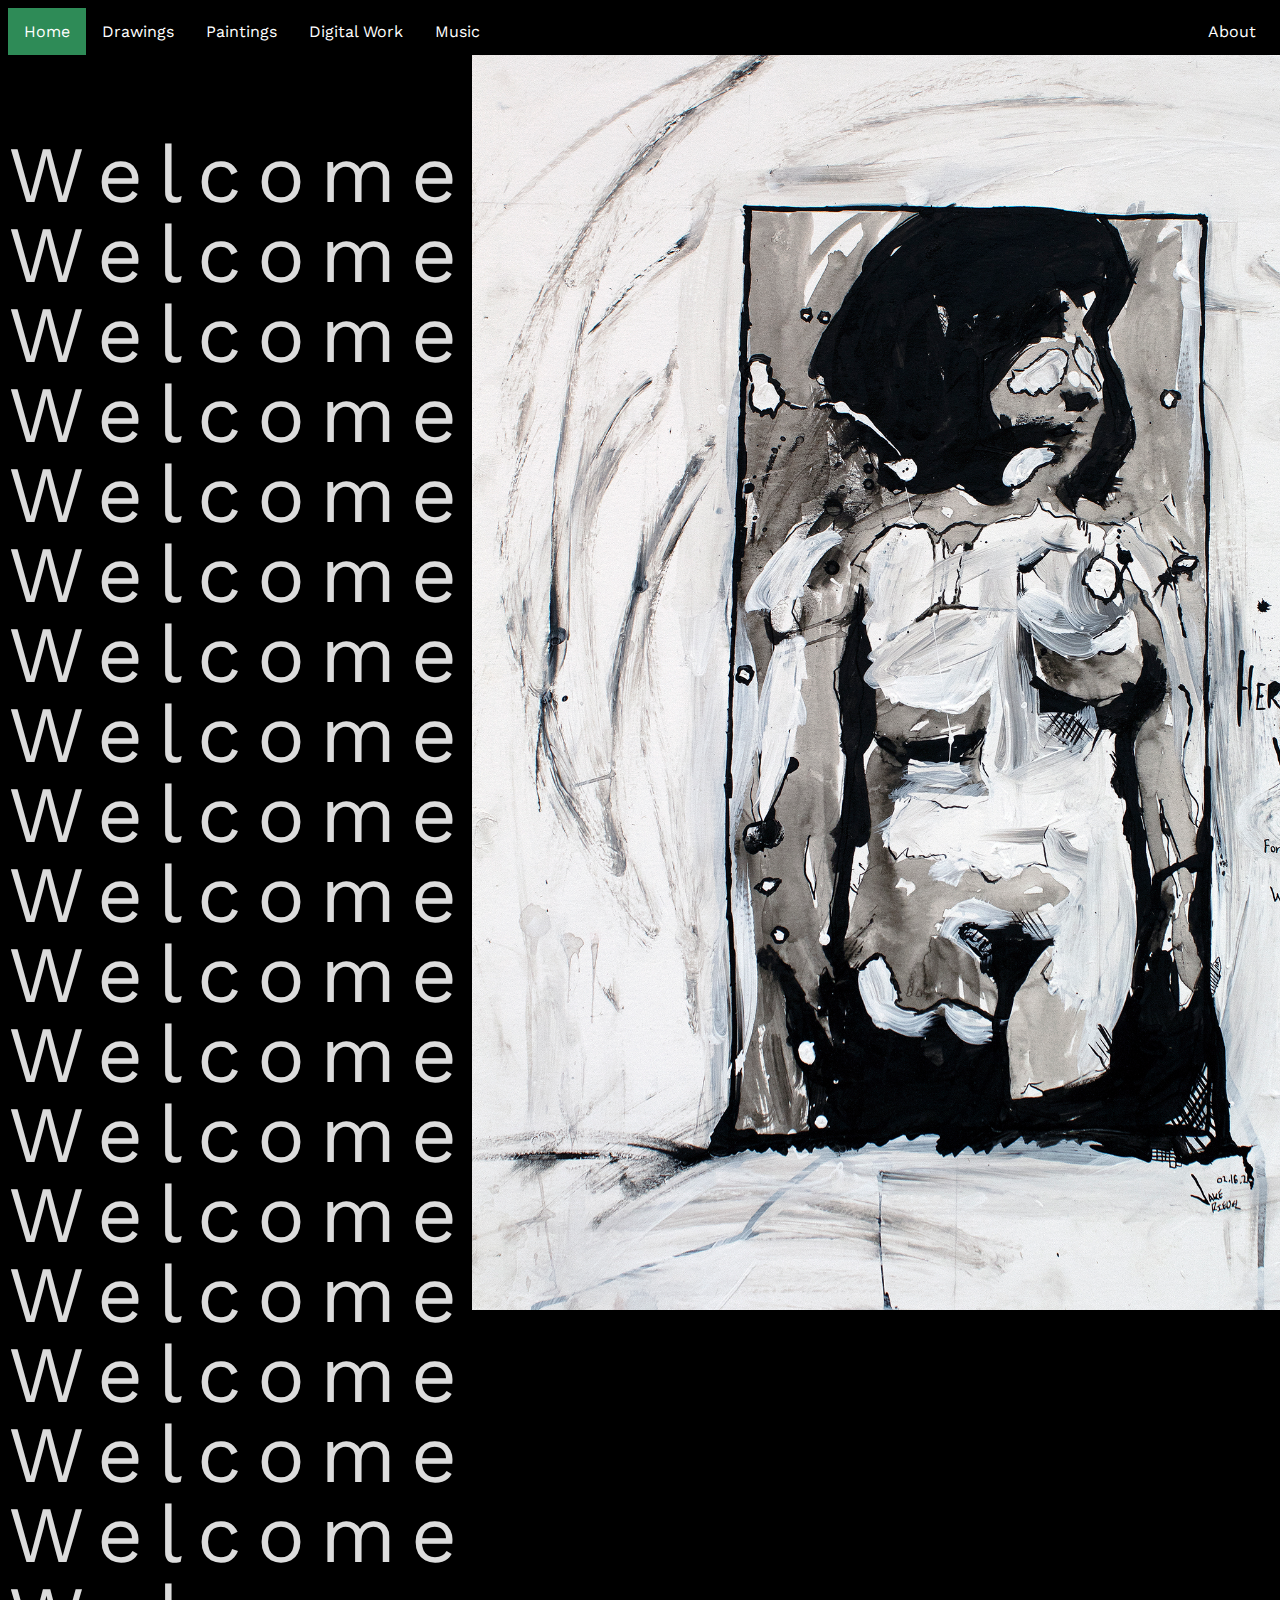
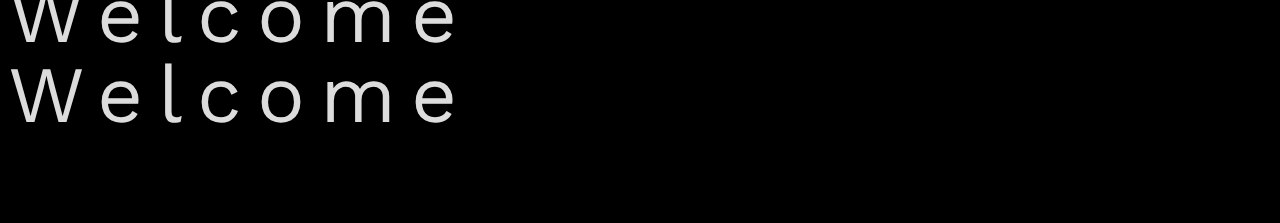
<file: index.html>
<!DOCTYPE html>
<html lang="en">
<head>
    <meta charset="UTF-8">
    <meta name="viewport" content="width=device-width, initial-scale=1.0">
    <link rel="stylesheet" href="stylethree.css">
    <link href="https://fonts.googleapis.com/css2?family=Work+Sans:wght@300;700&display=swap" rel="stylesheet">
    <title>Home</title>
</head>
<body>
    <ul class="topnav">
        <li><a class="active" href="index.html">Home</a></li>
        <li><a href="drawings.html">Drawings</a></li>
        <li><a href="paintings.html">Paintings</a></li>
        <li><a href="digital work.html">Digital Work</a></li>
        <li><a href="music.html">Music</a></li>
        <li class="right"><a href="about.html">About</a></li>
      </ul>
      <div class="split">
        <div class="col_1">
            <p class="side">
                Welcome<br>
                Welcome<br>
                Welcome<br>
                Welcome<br>
                Welcome<br>
                Welcome<br>
                Welcome<br>
                Welcome<br>
                Welcome<br>
                Welcome<br>
                Welcome<br>
                Welcome<br>
                Welcome<br>
                Welcome<br>
                Welcome<br>
                Welcome<br>
                Welcome<br>
                Welcome<br>
                Welcome<br>
                Welcome<br>
            </p>
        </div>
        <div class="col_2">
        <div class="img-container">
            <div class="item">
                    <img src="img/Paintings/largest_side_2000_jpg/jake_riedel_her_sweet_voice_large.jpg" alt="Painting" >
            </div>
        </div>
    </div>
    </body>
    </html>
</file>
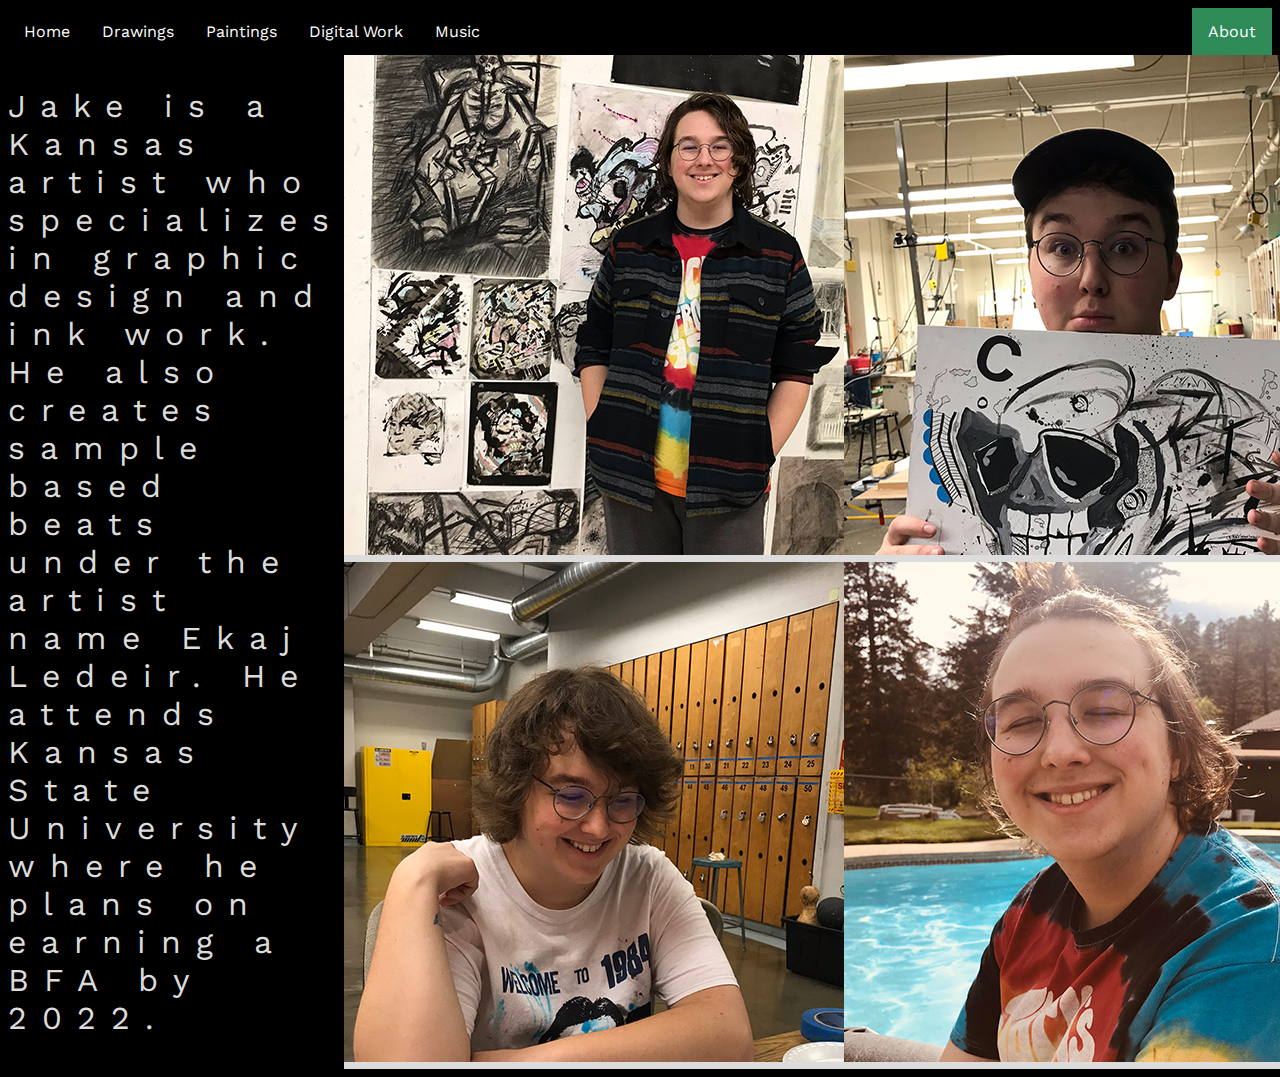
<file: about.html>
<!DOCTYPE html>
<html lang="en">
<head>
    <meta charset="UTF-8">
    <meta name="viewport" content="width=device-width, initial-scale=1.0">
    <link rel="stylesheet" href="stylefour.css">
    <link href="https://fonts.googleapis.com/css2?family=Work+Sans:wght@300;700&display=swap" rel="stylesheet">
    <title>About</title>
</head>
<body>
    <ul class="topnav">
        <li><a href="index.html">Home</a></li>
        <li><a href="drawings.html">Drawings</a></li>
        <li><a href="paintings.html">Paintings</a></li>
        <li><a href="digital work.html">Digital Work</a></li>
        <li><a href="music.html">Music</a></li>
        <li class="right"><a class="active" href="about.html">About</a></li>
      </ul>
      <div class="split">
        <div class="col_1">
            <p class="side">
                Jake is a Kansas artist who specializes in graphic design and ink work. He also creates sample based beats under the artist name Ekaj Ledeir. He attends Kansas State University where he plans on earning a BFA by 2022.
                </p>
            </div>
        <div class="col_2">
            <div class="img-container">
                <div class="item">
                        <img src="img/Pics of Me/jake_riedel_about_me_one.jpg" alt="Picture of Jake">
                </div>
                <div class="item">
                    <img src="img/Pics of Me/jake_riedel_about_me_two.jpg" alt="Picture of Jake">
                </div>
                <div class="item">
                    <img src="img/Pics of Me/jake_riedel_about_me_three.jpg" alt="Picture of Jake">
                </div>
                <div class="item">
                    <img src="img/Pics of Me/jake_riedel_about_me_four.jpg" alt="Picture of Jake">
                </div>
        </div>

    </body>
    </html>
</file>
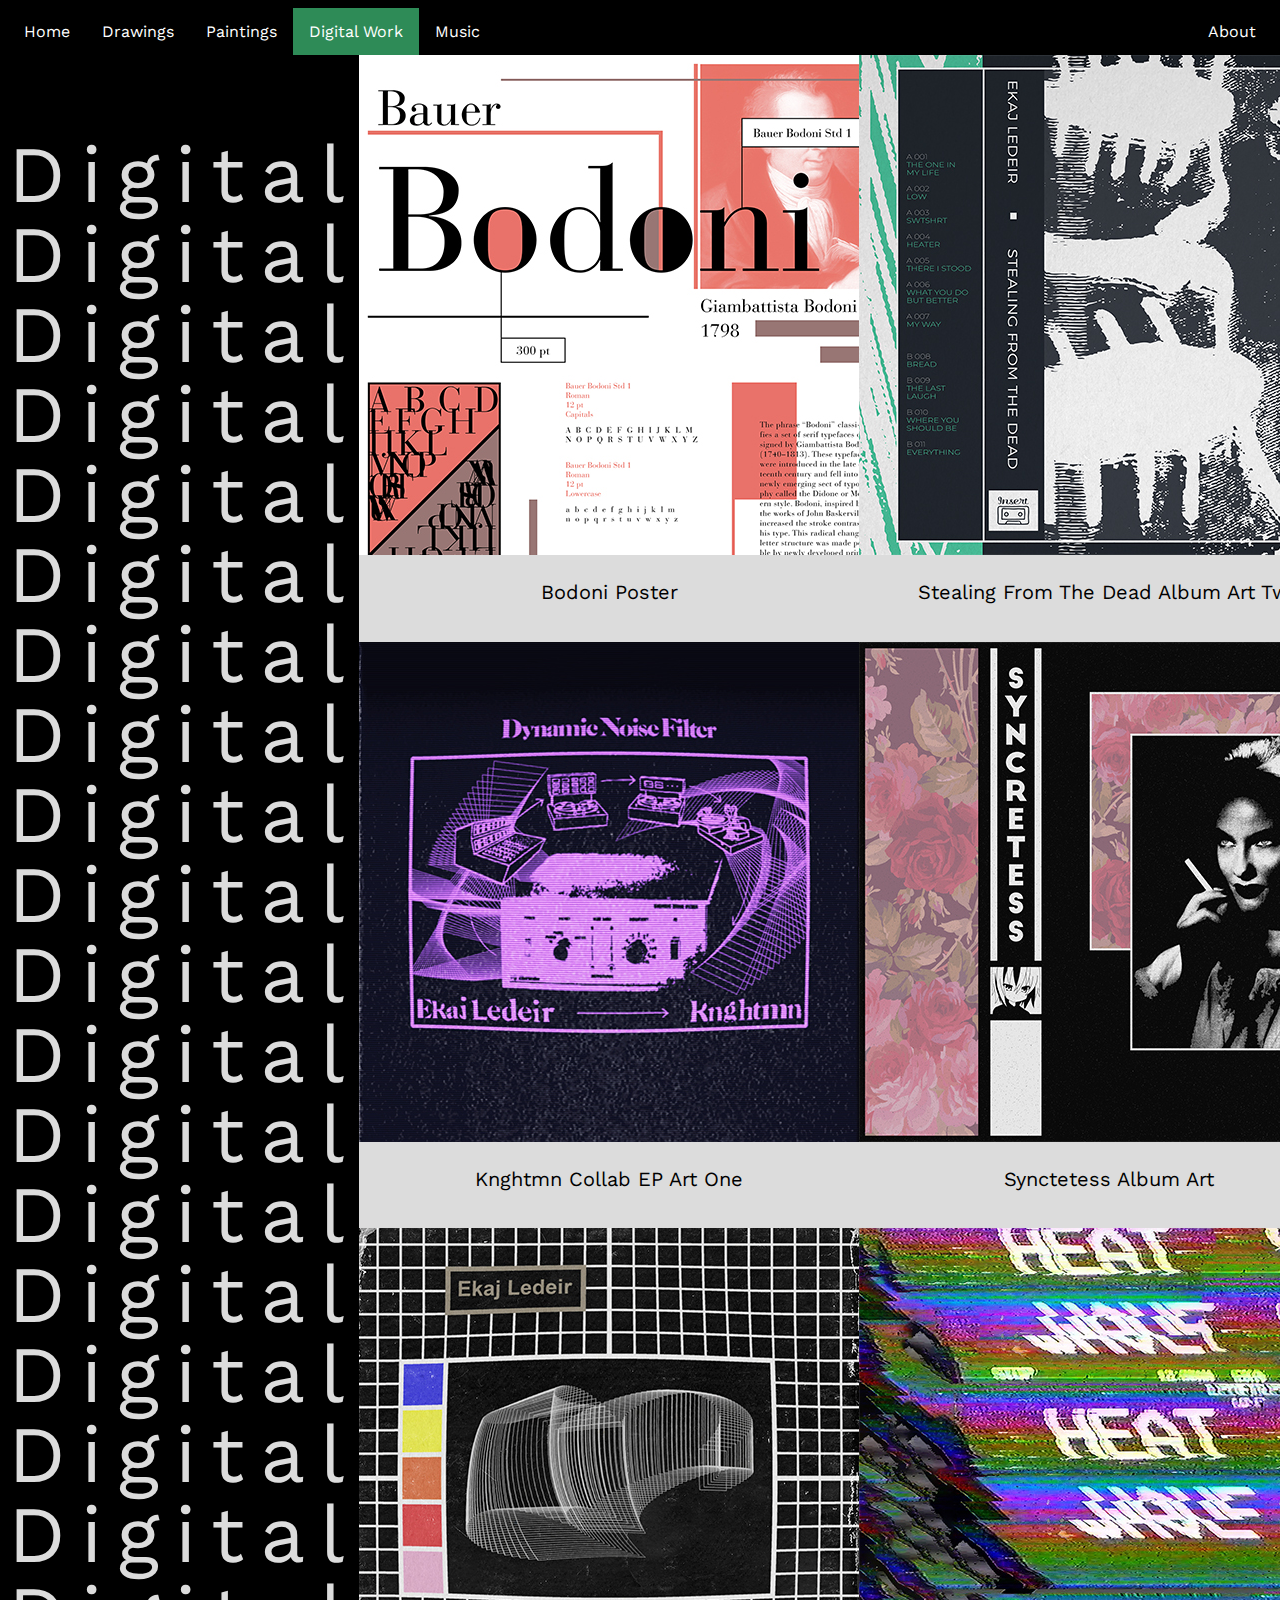
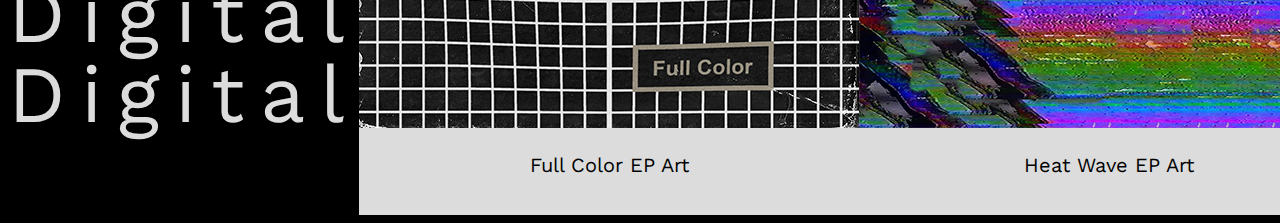
<file: digital work.html>
<!DOCTYPE html>
<html lang="en">
<head>
    <meta charset="UTF-8">
    <meta name="viewport" content="width=device-width, initial-scale=1.0">
    <link rel="stylesheet" href="style.css">
    <link href="https://fonts.googleapis.com/css2?family=Work+Sans:wght@300;700&display=swap" rel="stylesheet">
    <title>Digital Work</title>
</head>
<body>
    <ul class="topnav">
        <li><a href="index.html">Home</a></li>
        <li><a href="drawings.html">Drawings</a></li>
        <li><a href="paintings.html">Paintings</a></li>
        <li><a class="active" href="digital work.html">Digital Work</a></li>
        <li><a href="music.html">Music</a></li>
        <li class="right"><a href="about.html">About</a></li>
      </ul>
      <div class="split">
        <div class="col_1">
            <p class="side">
                Digital<br>
                Digital<br>
                Digital<br>
                Digital<br>
                Digital<br>
                Digital<br>
                Digital<br>
                Digital<br>
                Digital<br>
                Digital<br>
                Digital<br>
                Digital<br>
                Digital<br>
                Digital<br>
                Digital<br>
                Digital<br>
                Digital<br>
                Digital<br>
                Digital<br>
                Digital<br>
            </p>
        </div>
        <div class="col_2">
            <div class="img-container">
                <div class="item">
                    <a href="img/Digital/largest_side_2000_jpg/jake_riedel_bodoni_poster_large.jpg">
                        <img src="img/Digital/500x500_jpg/jake_riedel_bodoni_poster_small.jpg" alt="Digital Piece">
                    </a>
                    <p>Bodoni Poster</p>
                </div>
                <div class="item">
                    <a href="img/Digital/largest_side_2000_jpg/jake_riedel_stealing_from_the_dead_album_art_two_large.jpg">
                        <img src="img/Digital/500x500_jpg/jake_riedel_stealing_from_the_dead_album_art_two_small.jpg" alt="Digital Piece">
                    </a>
                    <p>Stealing From The Dead Album Art Two</p>
                </div>
                <div class="item">
                    <a href="img/Digital/largest_side_2000_jpg/jake_riedel_knghtmn_collab_album_art_one_large.jpg">
                        <img src="img/Digital/500x500_jpg/jake_riedel_knghtmn_collab_album_art_one_small.jpg" alt="Digital Piece">
                    </a>
                    <p>Knghtmn Collab EP Art One</p>
                </div>
                <div class="item">
                    <a href="img/Digital/largest_side_2000_jpg/jake_riedel_syncretess_album_art_large.jpg">
                        <img src="img/Digital/500x500_jpg/jake_riedel_syncretess_album_art_small.jpg" alt="Digital Piece">
                    </a>
                    <p>Synctetess Album Art</p>
                </div>
                <div class="item">
                    <a href="img/Digital/largest_side_2000_jpg/jake_riedel_full_color_album_art_large.jpg">
                        <img src="img/Digital/500x500_jpg/jake_riedel_full_color_album_art_small.jpg" alt="Digital Piece">
                    </a>
                    <p>Full Color EP Art</p>
                </div>
                <div class="item">
                    <a href="img/Digital/largest_side_2000_jpg/jake_riedel_heat_wave_album_art_large.jpg">
                        <img src="img/Digital/500x500_jpg/jake_riedel_heat_wave_album_art_small.jpg" alt="Digital Piece">
                    </a>
                    <p>Heat Wave EP Art</p>
                </div>
            </div>
        </div>
    </div> 
</body>
</html>
</file>
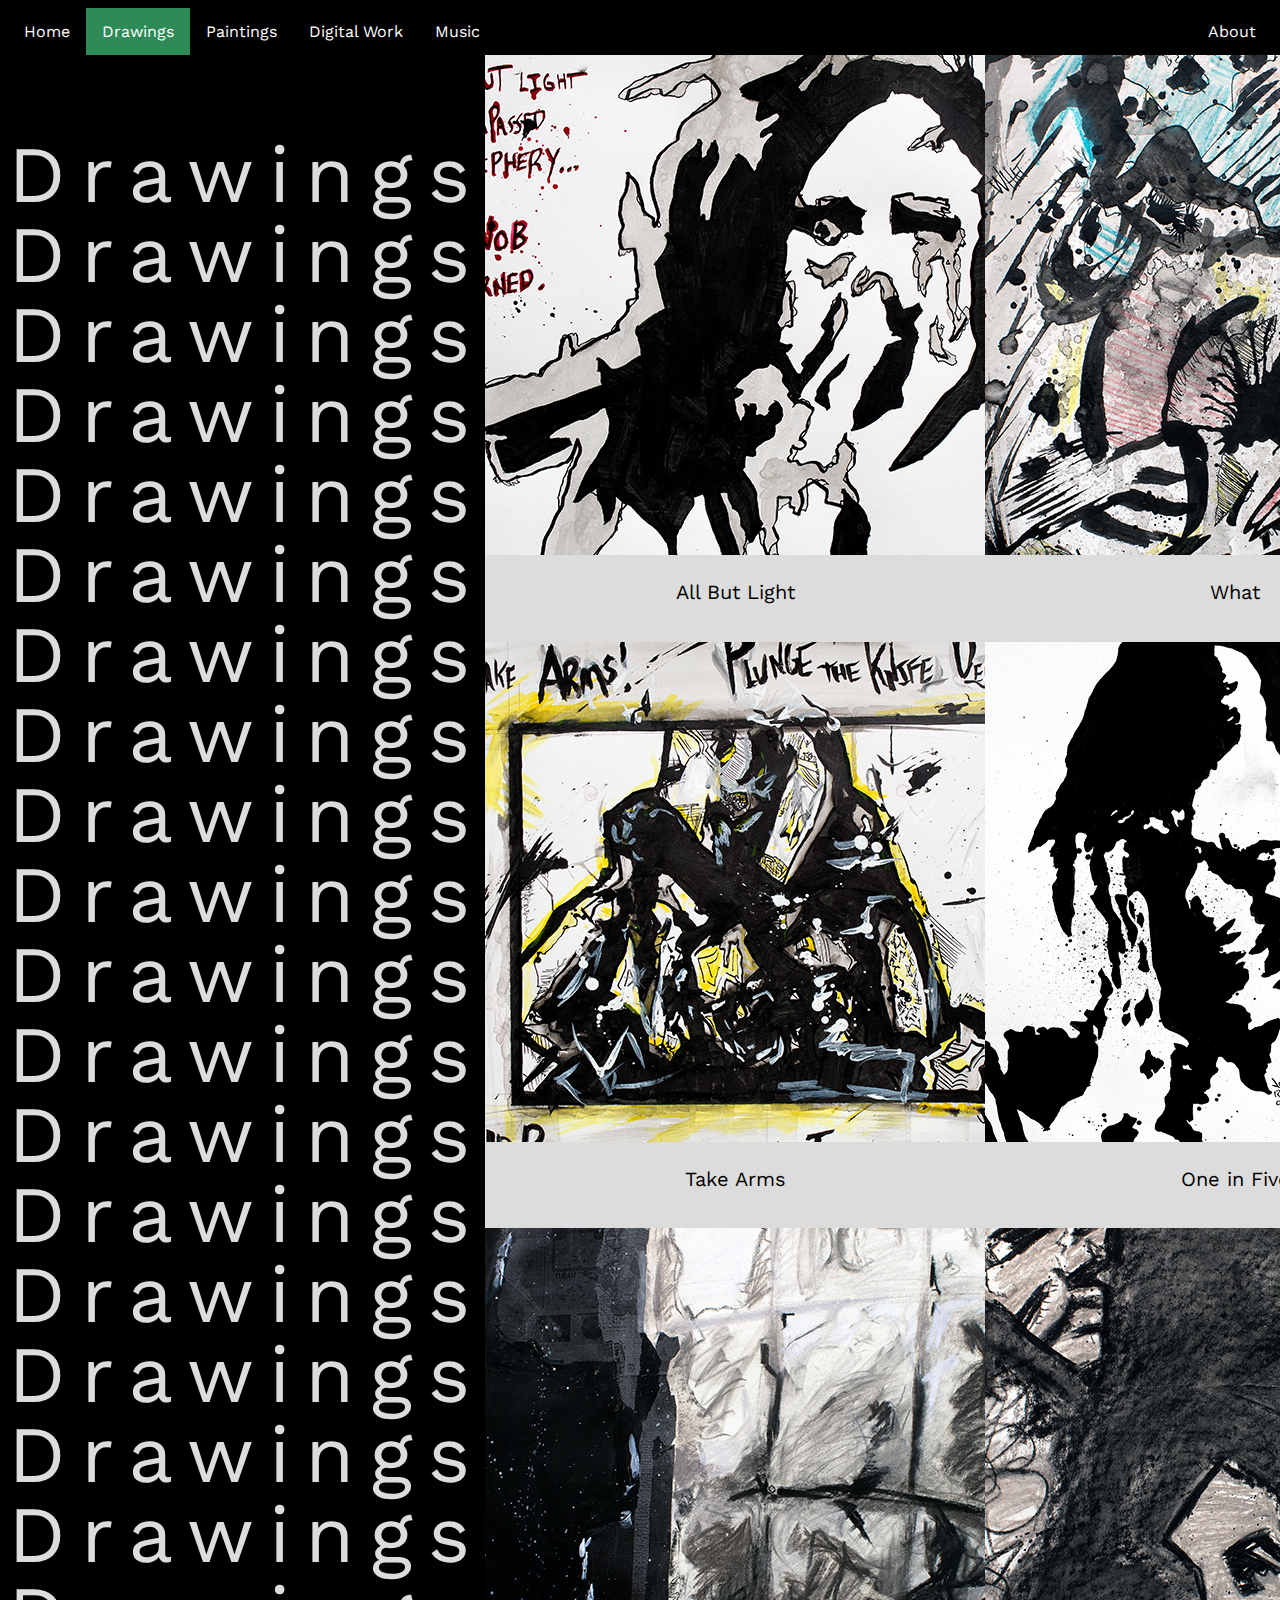
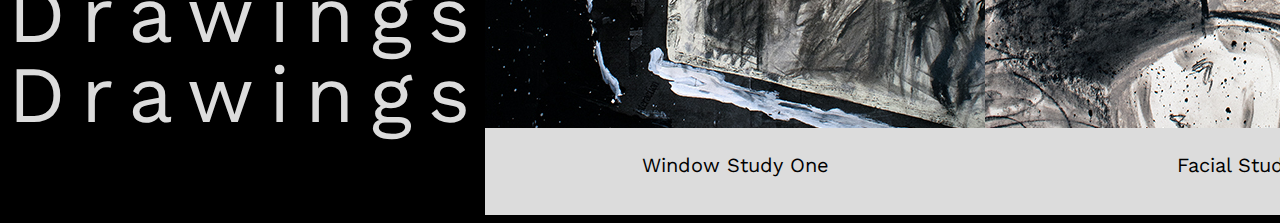
<file: drawings.html>
<!DOCTYPE html>
<html lang="en">
<head>
    <meta charset="UTF-8">
    <meta name="viewport" content="width=device-width, initial-scale=1.0">
    <link rel="stylesheet" href="style.css">
    <link href="https://fonts.googleapis.com/css2?family=Work+Sans:wght@300;700&display=swap" rel="stylesheet">
    <title>Drawings</title>
</head>
<body>
    <ul class="topnav">
        <li><a href="index.html">Home</a></li>
        <li><a class="active" href="drawings.html">Drawings</a></li>
        <li><a href="paintings.html">Paintings</a></li>
        <li><a  href="digital work.html">Digital Work</a></li>
        <li><a href="music.html">Music</a></li>
        <li class="right"><a href="about.html">About</a></li>
      </ul>
<div class="split">
    <div class="col_1">
        <p class="side">
            Drawings<br>
            Drawings<br>
            Drawings<br>
            Drawings<br>
            Drawings<br>
            Drawings<br>
            Drawings<br>
            Drawings<br>
            Drawings<br>
            Drawings<br>
            Drawings<br>
            Drawings<br>
            Drawings<br>
            Drawings<br>
            Drawings<br>
            Drawings<br>
            Drawings<br>
            Drawings<br>
            Drawings<br>
            Drawings<br>
        </p>
    </div>
    <div class="col_2">
        <div class="img-container">
            <div class="item">
                <a href="img/Drawings/largest_side_2000_jpg/jake_riedel_all_but_light_large.jpg">
                    <img src="img/Drawings/500x500_jpg/jake_riedel_all_but_light_small.jpg" alt="Drawing">
                </a>
                <p>All But Light</p>
            </div>
            <div class="item">
                <a href="img/Drawings/largest_side_2000_jpg/jake_riedel_what_large.jpg">
                    <img src="img/Drawings/500x500_jpg/jake_riedel_what_small.jpg" alt="Drawing">
                </a>
                <p>What</p>
            </div>
            <div class="item">
                <a href="img/Drawings/largest_side_2000_jpg/jake_riedel_take_arms_large.jpg">
                    <img src="img/Drawings/500x500_jpg/jake_riedel_take_arms_small.jpg" alt="Drawing">
                </a>
                <p>Take Arms</p>
            </div>
            <div class="item">
                <a href="img/Drawings/largest_side_2000_jpg/jake_riedel_one_in_five_large.jpg">
                    <img src="img/Drawings/500x500_jpg/jake_riedel_one_in_five_small.jpg" alt="Drawing">
                </a>
                <p>One in Five</p>
            </div>
            <div class="item">
                <a href="img/Drawings/largest_side_2000_jpg/jake_riedel_window_study_one_large.jpg">
                    <img src="img/Drawings/500x500_jpg/jake_riedel_window_study_one_small.jpg" alt="Drawing">
                </a>
                <p>Window Study One</p>
            </div>
            <div class="item">
                <a href="img/Drawings/largest_side_2000_jpg/jake_riedel_facial_study_two_large.jpg">
                    <img src="img/Drawings/500x500_jpg/jake_riedel_facial_study_two_small.jpg" alt="Drawing">
                </a>
                <p>Facial Study</p>
            </div>
        </div>
    </div>
</div> 
</body>
</html>
</file>
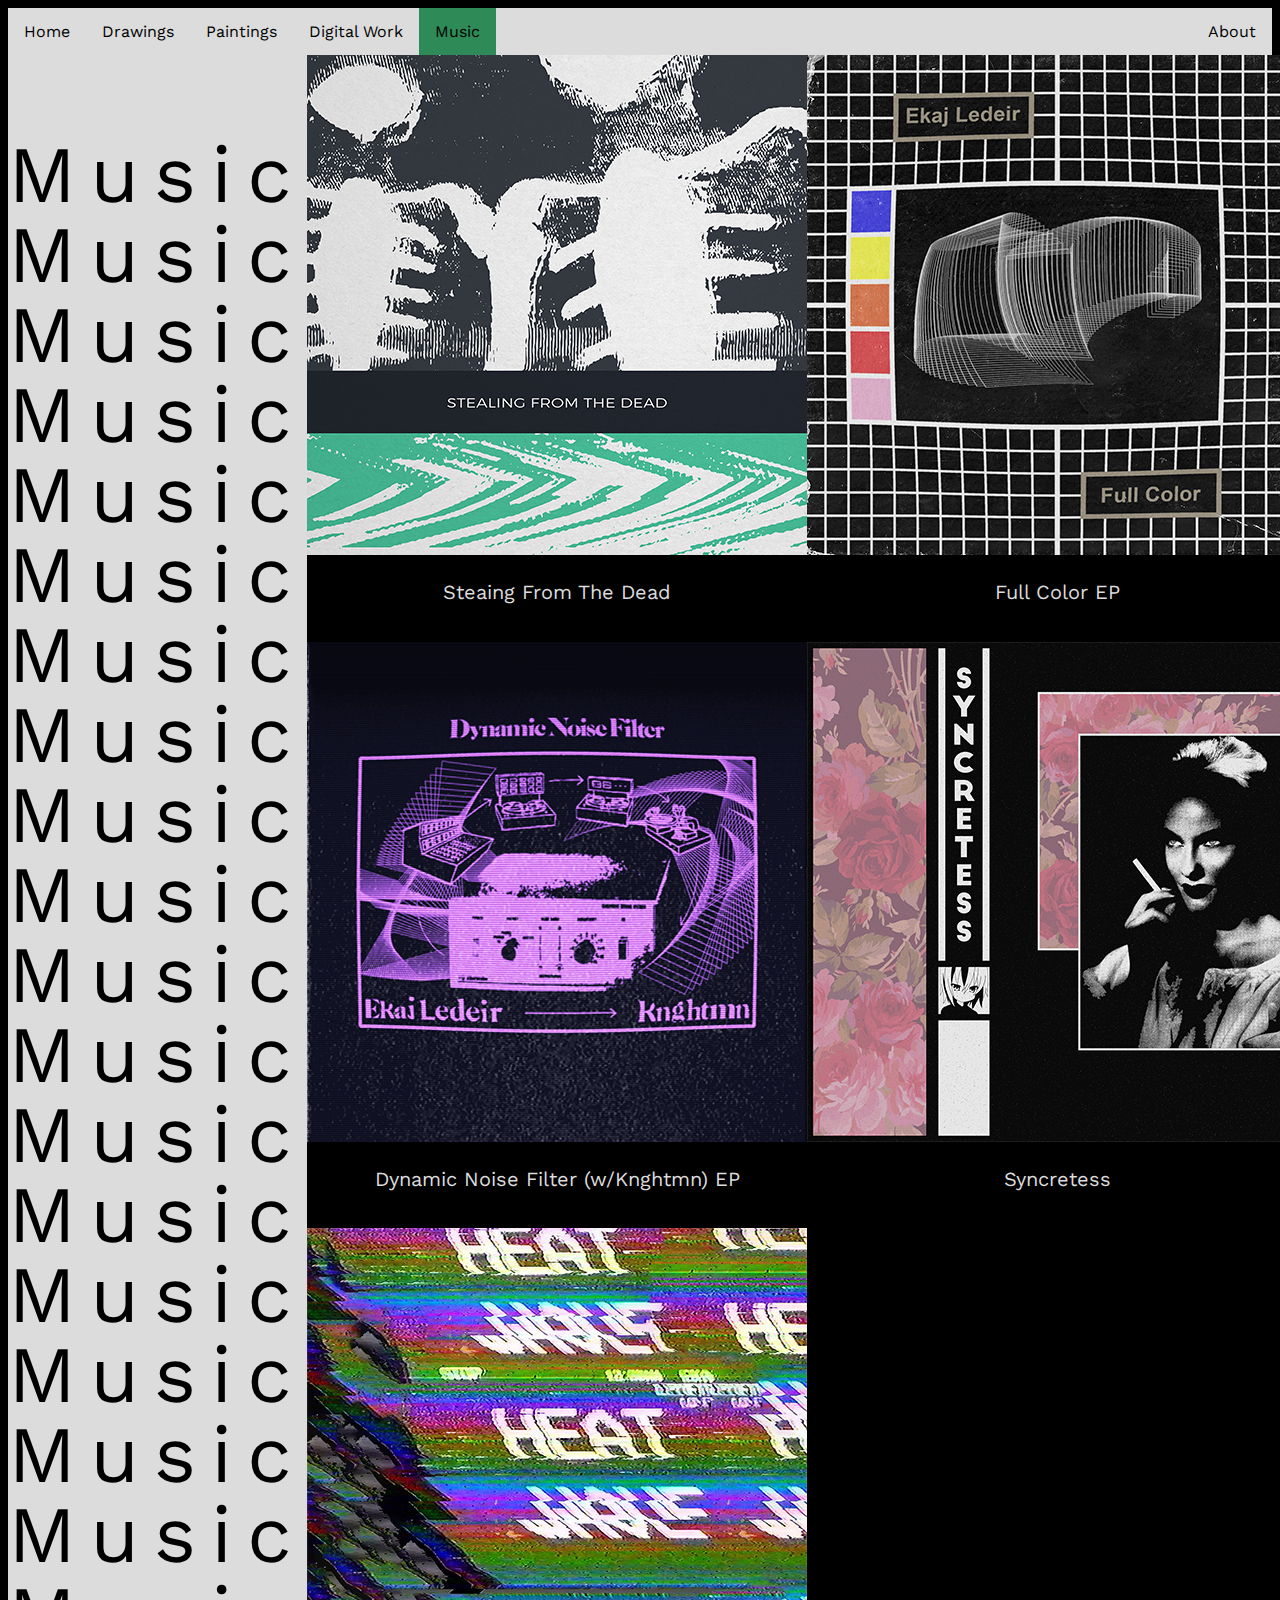
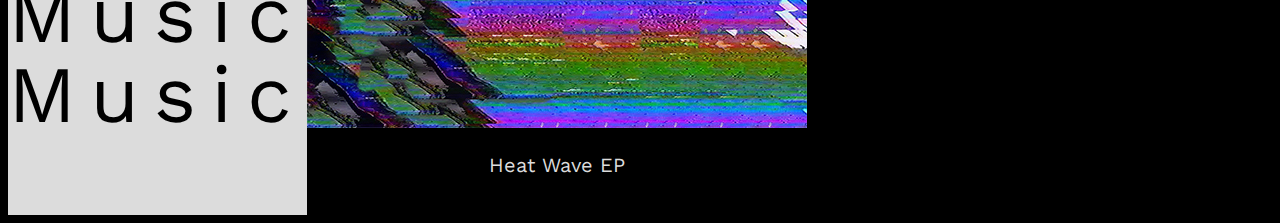
<file: music.html>
<!DOCTYPE html>
<html lang="en">
<head>
    <meta charset="UTF-8">
    <meta name="viewport" content="width=device-width, initial-scale=1.0">
    <link rel="stylesheet" href="styletwo.css">
    <link href="https://fonts.googleapis.com/css2?family=Work+Sans:wght@300;700&display=swap" rel="stylesheet">
    <title>Music</title>
</head>
<body>
    <ul class="topnav">
        <li><a href="index.html">Home</a></li>
        <li><a href="drawings.html">Drawings</a></li>
        <li><a href="paintings.html">Paintings</a></li>
        <li><a href="digital work.html">Digital Work</a></li>
        <li><a class="active" href="music.html">Music</a></li>
        <li class="right"><a href="about.html">About</a></li>
      </ul>
      <div class="split">
        <div class="col_1">
            <p class="side">
                Music<br>
                Music<br>
                Music<br>
                Music<br>
                Music<br>
                Music<br>
                Music<br>
                Music<br>
                Music<br>
                Music<br>
                Music<br>
                Music<br>
                Music<br>
                Music<br>
                Music<br>
                Music<br>
                Music<br>
                Music<br>
                Music<br>
                Music<br>
            </p>
        </div>
        <div class="col_2">
            <div class="img-container">
                <div class="item">
                    <a href="https://soundcloud.com/ekaj_ledeir/stealing-from-the-dead?in=ekaj_ledeir/sets/stealing-from-the-dead-tape">
                        <img src="img/Digital/500x500_jpg/jake_riedel_stealing_from_the_dead_album_art_one_small.jpg" alt="Album">
                    </a>
                    <p>Steaing From The Dead</p>
                </div>
                <div class="item">
                    <a href="https://soundcloud.com/ekaj_ledeir/full-color?in=ekaj_ledeir/sets/full-color-ep">
                        <img src="img/Digital/500x500_jpg/jake_riedel_full_color_album_art_small.jpg" alt="EP">
                    </a>
                    <p>Full Color EP</p>
                </div>
                <div class="item">
                    <a href="https://soundcloud.com/ekaj_ledeir/dynamic-noise-filter-ep?in=ekaj_ledeir/sets/dynamic-noise-filter-ep">
                        <img src="img/Digital/500x500_jpg/jake_riedel_knghtmn_collab_album_art_one_small.jpg" alt="EP">
                    </a>
                    <p>Dynamic Noise Filter (w/Knghtmn) EP</p>
                </div>
                <div class="item">
                    <a href="https://soundcloud.com/celestialbluerecords/ekaj-ledier-syncretess-full-tape?in=ekaj_ledeir/sets/syncretess-tape">
                        <img src="img/Digital/500x500_jpg/jake_riedel_syncretess_album_art_small.jpg" alt="Album">
                    </a>
                    <p>Syncretess</p>
                </div>
                <div class="item">
                    <a href="https://soundcloud.com/ekaj_ledeir/heat-wave?in=ekaj_ledeir/sets/heat-wave-ep">
                        <img src="img/Digital/500x500_jpg/jake_riedel_heat_wave_album_art_small.jpg" alt="EP">
                    </a>
                    <p>Heat Wave EP</p>
                </div>
            </div>
        </div>
    </div> 
</body>
</html>
</file>
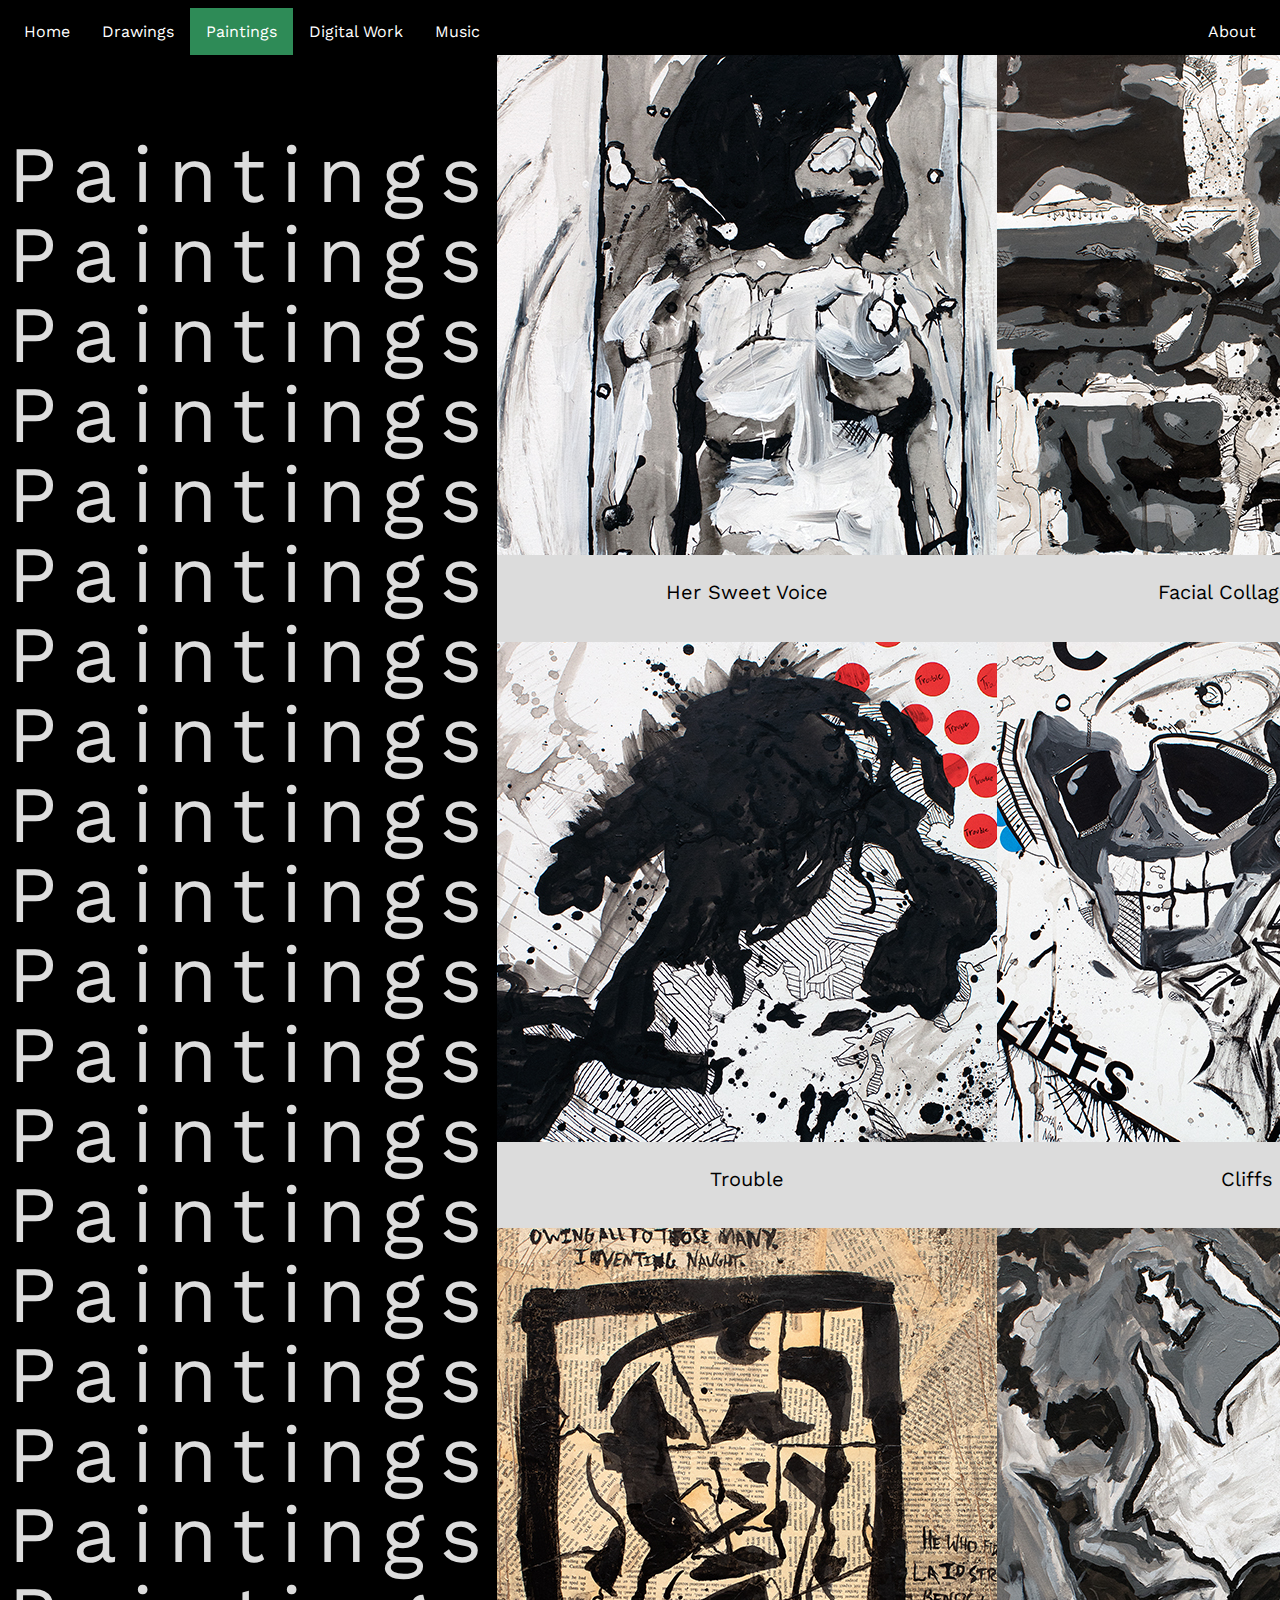
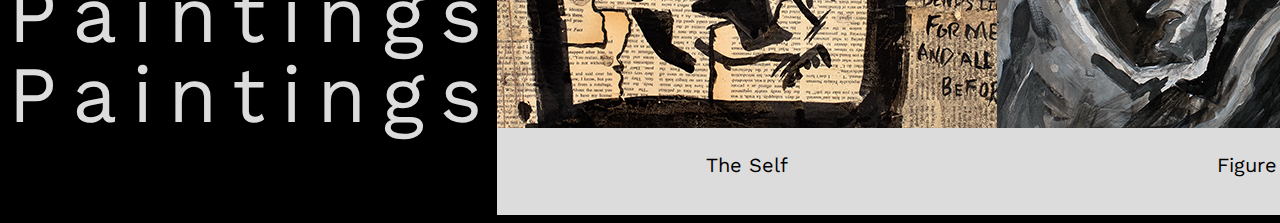
<file: paintings.html>
<!DOCTYPE html>
<html lang="en">
<head>
    <meta charset="UTF-8">
    <meta name="viewport" content="width=device-width, initial-scale=1.0">
    <link rel="stylesheet" href="style.css">
    <link href="https://fonts.googleapis.com/css2?family=Work+Sans:wght@300;700&display=swap" rel="stylesheet">
    <title>Paintings</title>
</head>
<body>
    <ul class="topnav">
        <li><a href="index.html">Home</a></li>
        <li><a href="drawings.html">Drawings</a></li>
        <li><a class="active" href="paintings.html">Paintings</a></li>
        <li><a href="digital work.html">Digital Work</a></li>
        <li><a href="music.html">Music</a></li>
        <li class="right"><a href="about.html">About</a></li>
      </ul>
      <div class="split">
        <div class="col_1">
            <p class="side">
                Paintings<br>
                Paintings<br>
                Paintings<br>
                Paintings<br>
                Paintings<br>
                Paintings<br>
                Paintings<br>
                Paintings<br>
                Paintings<br>
                Paintings<br>
                Paintings<br>
                Paintings<br>
                Paintings<br>
                Paintings<br>
                Paintings<br>
                Paintings<br>
                Paintings<br>
                Paintings<br>
                Paintings<br>
                Paintings<br>
            </p>
        </div>
        <div class="col_2">
            <div class="img-container">
                <div class="item">
                    <a href="img/Paintings/largest_side_2000_jpg/jake_riedel_her_sweet_voice_large.jpg">
                        <img src="img/Paintings/500x500_jpg/jake_riedel_her_sweet_voice_small.jpg" alt="Painting">
                    </a>
                    <p>Her Sweet Voice</p>
                </div>
                <div class="item">
                    <a href="img/Paintings/largest_side_2000_jpg/jake_riedel_facial_collage_one_large.jpg">
                        <img src="img/Paintings/500x500_jpg/jake_riedel_facial_collage_one_small.jpg" alt="Painting">
                    </a>
                    <p>Facial Collage One</p>
                </div>
                <div class="item">
                    <a href="img/Paintings/largest_side_2000_jpg/jake_riedel_trouble_large.jpg">
                        <img src="img/Paintings/500x500_jpg/jake_riedel_trouble_small.jpg" alt="Painting">
                    </a>
                    <p>Trouble</p>
                </div>
                <div class="item">
                    <a href="img/Paintings/largest_side_2000_jpg/jake_riedel_cliffs_large.jpg">
                        <img src="img/Paintings/500x500_jpg/jake_riedel_cliffs_small.jpg" alt="Painting">
                    </a>
                    <p>Cliffs</p>
                </div>
                <div class="item">
                    <a href="img/Paintings/largest_side_2000_jpg/jake_riedel_the_self_large.jpg">
                        <img src="img/Paintings/500x500_jpg/jake_riedel_the_self_small.jpg" alt="Painting">
                    </a>
                    <p>The Self</p>
                </div>
                <div class="item">
                    <a href="img/Paintings/largest_side_2000_jpg/jake_riedel_figure_large.jpg">
                        <img src="img/Paintings/500x500_jpg/jake_riedel_figure_small.jpg" alt="Painting">
                    </a>
                    <p>Figure</p>
                </div>
            </div>
        </div>
    </div> 
</body>
</html>
</file>
<file: stylethree.css>
body{
    background-color: black;
    font-family: 'Work Sans', sans-serif;
}
.split{
    display: grid;
    grid-template-columns: 1fr 2fr;
    grid-template-rows: none;
    grid-template-areas: "one two";
}
.col_1{
    grid-area: one;
    display: grid;
    background-color: black;
    color: gainsboro;
    text-align: center;
}
.col_2{
    grid-area: two;
    display: grid;
}
.logo{
    color: white;
    text-align: center;
}
.img-container {
    display: grid;
    grid-template-columns: auto auto;
  }
  .item {
    text-align: center;
    font-size: 1.25em;
  }
img{
    max-width: 1000px;
}
.side{
    font-size: 5em;
    line-height: 1;
    letter-spacing: 15px;
}
ul.topnav {
    list-style-type: none;
    margin: 0;
    padding: 0;
    overflow: hidden;
    background-color: black;
  }
  
  ul.topnav li {float: left;}
  
  ul.topnav li a {
    display: block;
    color: white;
    text-align: center;
    padding: 14px 16px;
    text-decoration: none;
  }
  
  ul.topnav li a:hover:not(.active) {
      background-color: gainsboro; color: black;
    }
  
  ul.topnav li a.active {
      background-color: seagreen;
}
  
  ul.topnav li.right {float: right;}
  
  @media screen and (max-width: 800px) {
    ul.topnav li.right, 
    ul.topnav li {
        float: none;
    }
    .col_2{
        display: none;
    }
    .img-container {
        grid-template-columns: none;
        margin: auto;
    }
    .split{
        grid-template-columns: none;
        grid-template-areas: none;
    }
  }
</file>
<file: stylefour.css>
body{
    background-color: black;
    font-family: 'Work Sans', sans-serif;
  }
  .split{
      display: grid;
      grid-template-columns: 1fr 2fr;
      grid-template-rows: none;
      grid-template-areas: "one two";
  }
  .col_1{
      grid-area: one;
      display: grid;
      background-color: black;
      color: gainsboro;
      text-align: left;
  }
  .col_2{
      grid-area: two;
      display: grid;
  }
  .logo{
      color: white;
      text-align: center;
  }
  .img-container {
      display: grid;
      grid-template-columns: auto auto;
    }
    .item {
      background-color: gainsboro;
      text-align: center;
      font-size: 1.25em;
    }
  .side{
      font-size: 2em;
      line-height: auto;
      letter-spacing: 15px;
  }
  ul.topnav {
      list-style-type: none;
      margin: 0;
      padding: 0;
      overflow: hidden;
      background-color: black;
    }
    
    ul.topnav li {float: left;}
    
    ul.topnav li a {
      display: block;
      color: white;
      text-align: center;
      padding: 14px 16px;
      text-decoration: none;
    }
    
    ul.topnav li a:hover:not(.active) {
        background-color: gainsboro; color: black;
      }
    
    ul.topnav li a.active {
        background-color: seagreen;
  }
    
    ul.topnav li.right {float: right;}
    
    @media screen and (max-width: 800px) {
      ul.topnav li.right, 
      ul.topnav li {
          float: none;
      }
      .col_1{
          display: none;
      }
      .img-container {
          grid-template-columns: none;
          margin: auto;
      }
      .split{
          grid-template-columns: none;
          grid-template-areas: none;
      }
    }
</file>
<file: style.css>
body{
  background-color: black;
  font-family: 'Work Sans', sans-serif;
}
.split{
    display: grid;
    grid-template-columns: 1fr 2fr;
    grid-template-rows: none;
    grid-template-areas: "one two";
}
.col_1{
    grid-area: one;
    display: grid;
    background-color: black;
    color: gainsboro;
    text-align: center;
}
.col_2{
    grid-area: two;
    display: grid;
}
.logo{
    color: white;
    text-align: center;
}
.img-container {
    display: grid;
    grid-template-columns: auto auto;
  }
  .item {
    background-color: gainsboro;
    text-align: center;
    font-size: 1.25em;
  }
  img:hover{
      opacity: 25%;
  }
.side{
    font-size: 5em;
    line-height: 1;
    letter-spacing: 15px;
}
ul.topnav {
    list-style-type: none;
    margin: 0;
    padding: 0;
    overflow: hidden;
    background-color: black;
  }
  
  ul.topnav li {float: left;}
  
  ul.topnav li a {
    display: block;
    color: white;
    text-align: center;
    padding: 14px 16px;
    text-decoration: none;
  }
  
  ul.topnav li a:hover:not(.active) {
      background-color: gainsboro; color: black;
    }
  
  ul.topnav li a.active {
      background-color: seagreen;
}
  
  ul.topnav li.right {float: right;}
  
  @media screen and (max-width: 800px) {
    ul.topnav li.right, 
    ul.topnav li {
        float: none;
    }
    .col_1{
        display: none;
    }
    .img-container {
        grid-template-columns: none;
        margin: auto;
    }
    .split{
        grid-template-columns: none;
        grid-template-areas: none;
    }
  }
</file>
<file: styletwo.css>
body{
    background-color: black;
    font-family: 'Work Sans', sans-serif;
}
.split{
    display: grid;
    grid-template-columns: 1fr 2fr;
    grid-template-rows: none;
    grid-template-areas: "one two";
}
.col_1{
    grid-area: one;
    display: grid;
    background-color: gainsboro;
    color: black;
    text-align: center;
}
.col_2{
    grid-area: two;
    display: grid;
}
.logo{
    color: white;
    text-align: center;
}
.img-container {
    display: grid;
    grid-template-columns: auto auto;
  }
  .item {
    background-color: black;
    text-align: center;
    font-size: 1.25em;
    color: gainsboro;
  }
  img:hover{
      opacity: 25%;
  }
.side{
    font-size: 5em;
    line-height: 1;
    letter-spacing: 15px;
}
ul.topnav {
    list-style-type: none;
    margin: 0;
    padding: 0;
    overflow: hidden;
    background-color:gainsboro;
  }
  
  ul.topnav li {float: left;}
  
  ul.topnav li a {
    display: block;
    color: black;
    text-align: center;
    padding: 14px 16px;
    text-decoration: none;
  }
  
  ul.topnav li a:hover:not(.active) {
      background-color: black; color: gainsboro;
    }
  
  ul.topnav li a.active {
      background-color: seagreen;
}
  
  ul.topnav li.right {float: right;}
  
  @media screen and (max-width: 800px) {
    ul.topnav li.right, 
    ul.topnav li {
        float: none;
    }
    .col_1{
        display: none;
    }
    .img-container {
        grid-template-columns: none;
        margin: auto;
    }
    .split{
        grid-template-columns: none;
        grid-template-areas: none;
    }
  }
</file>
